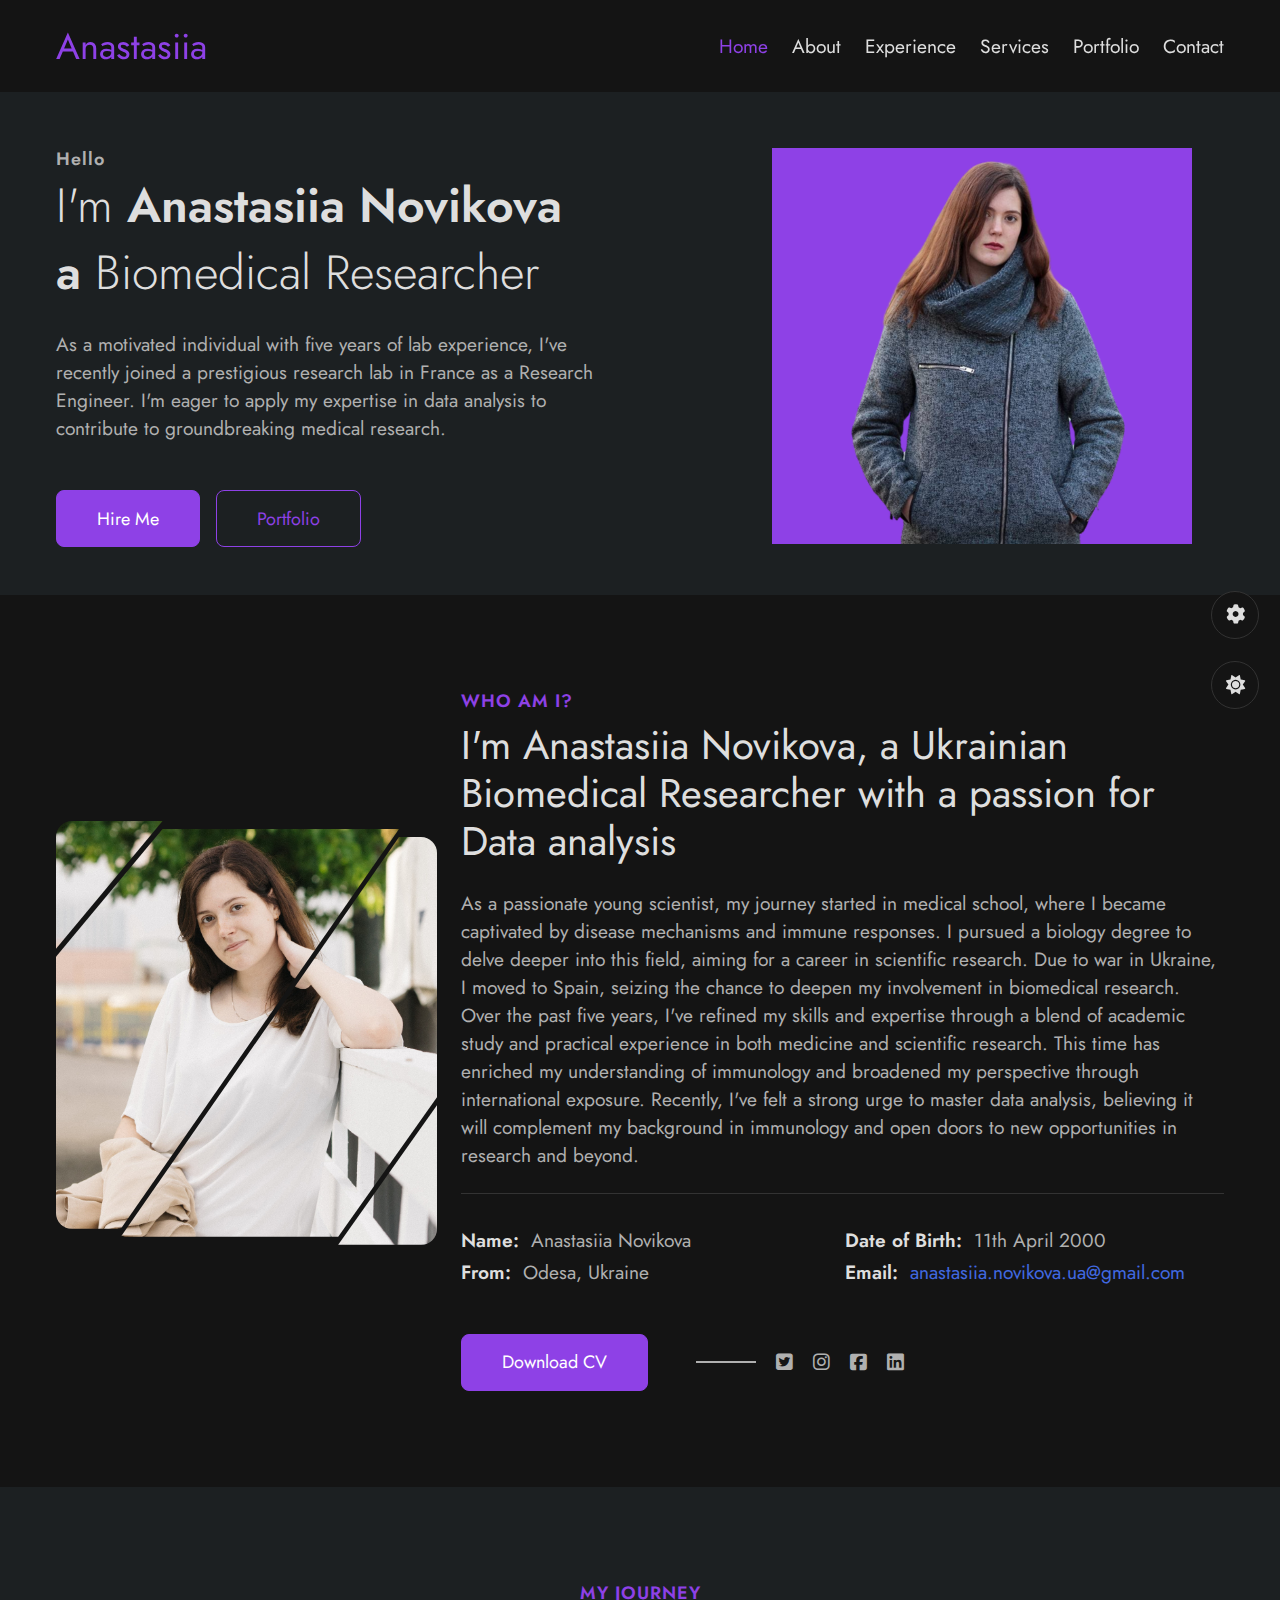
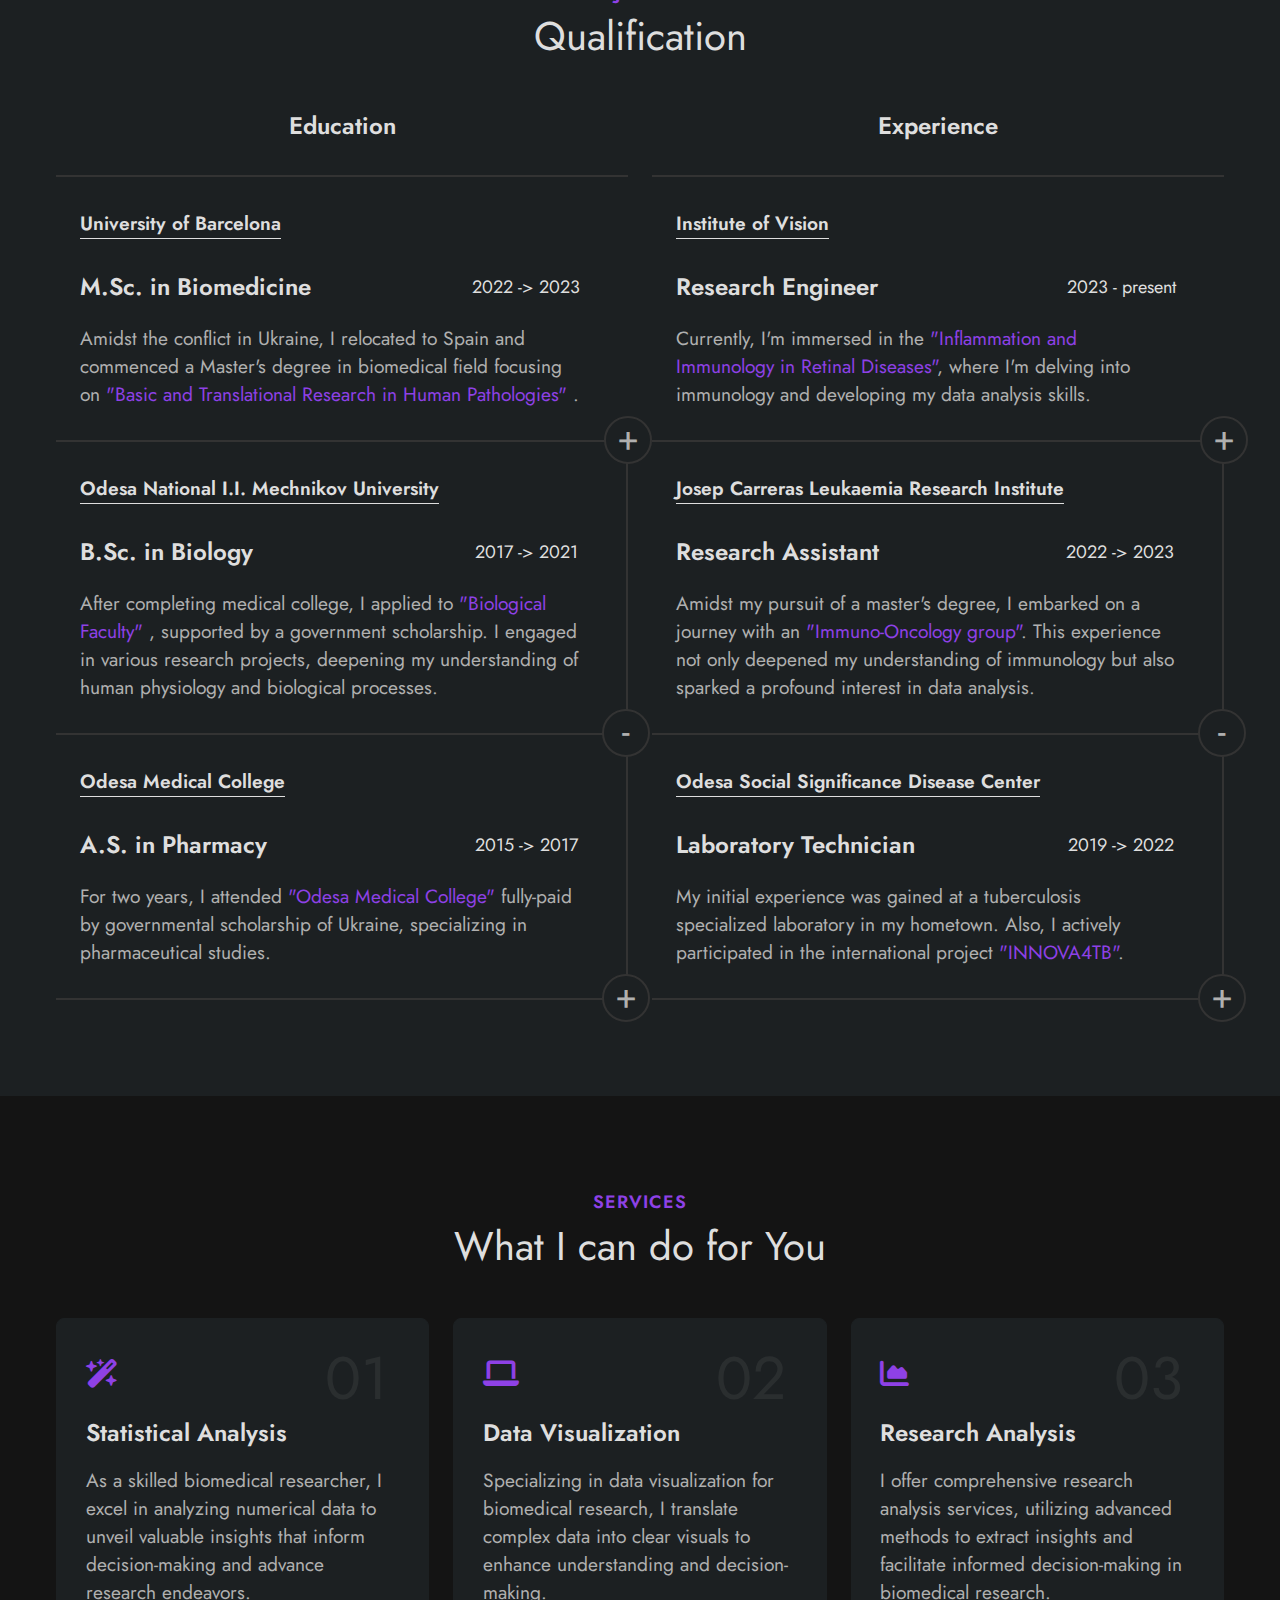
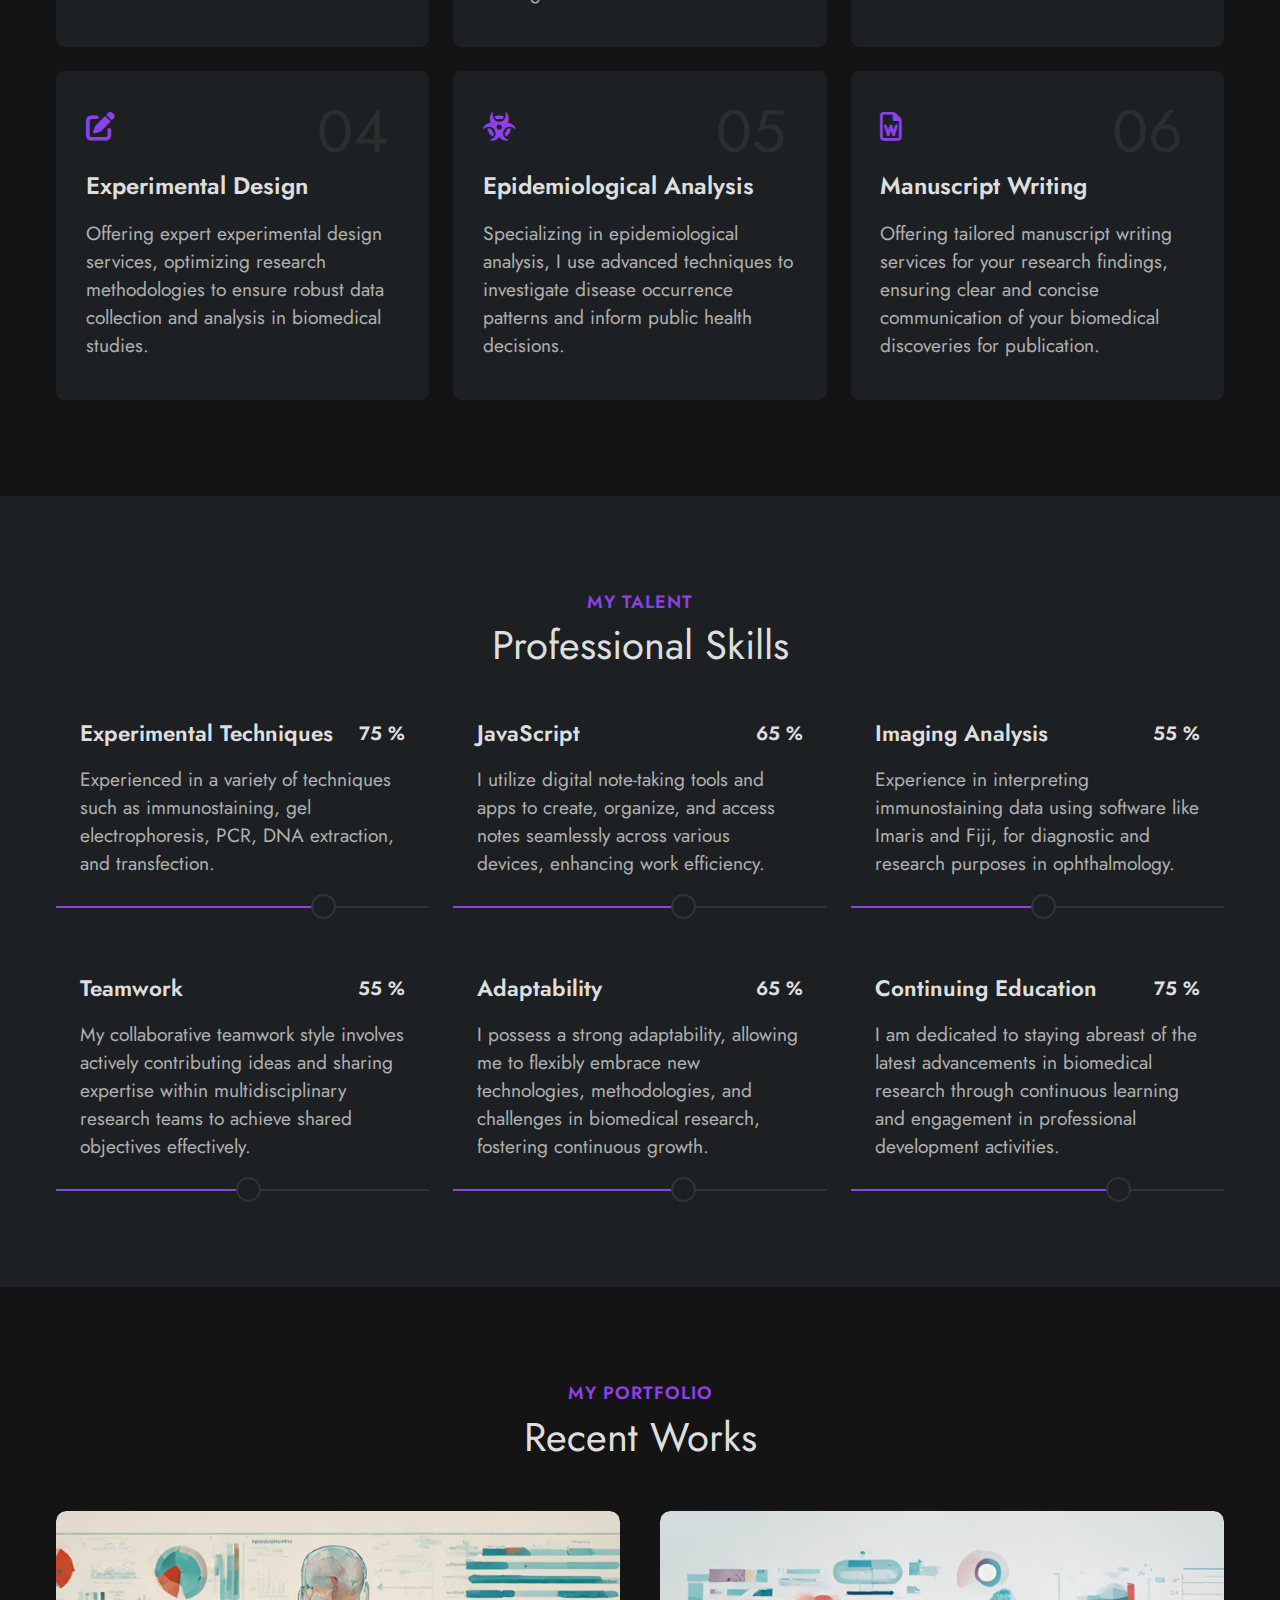
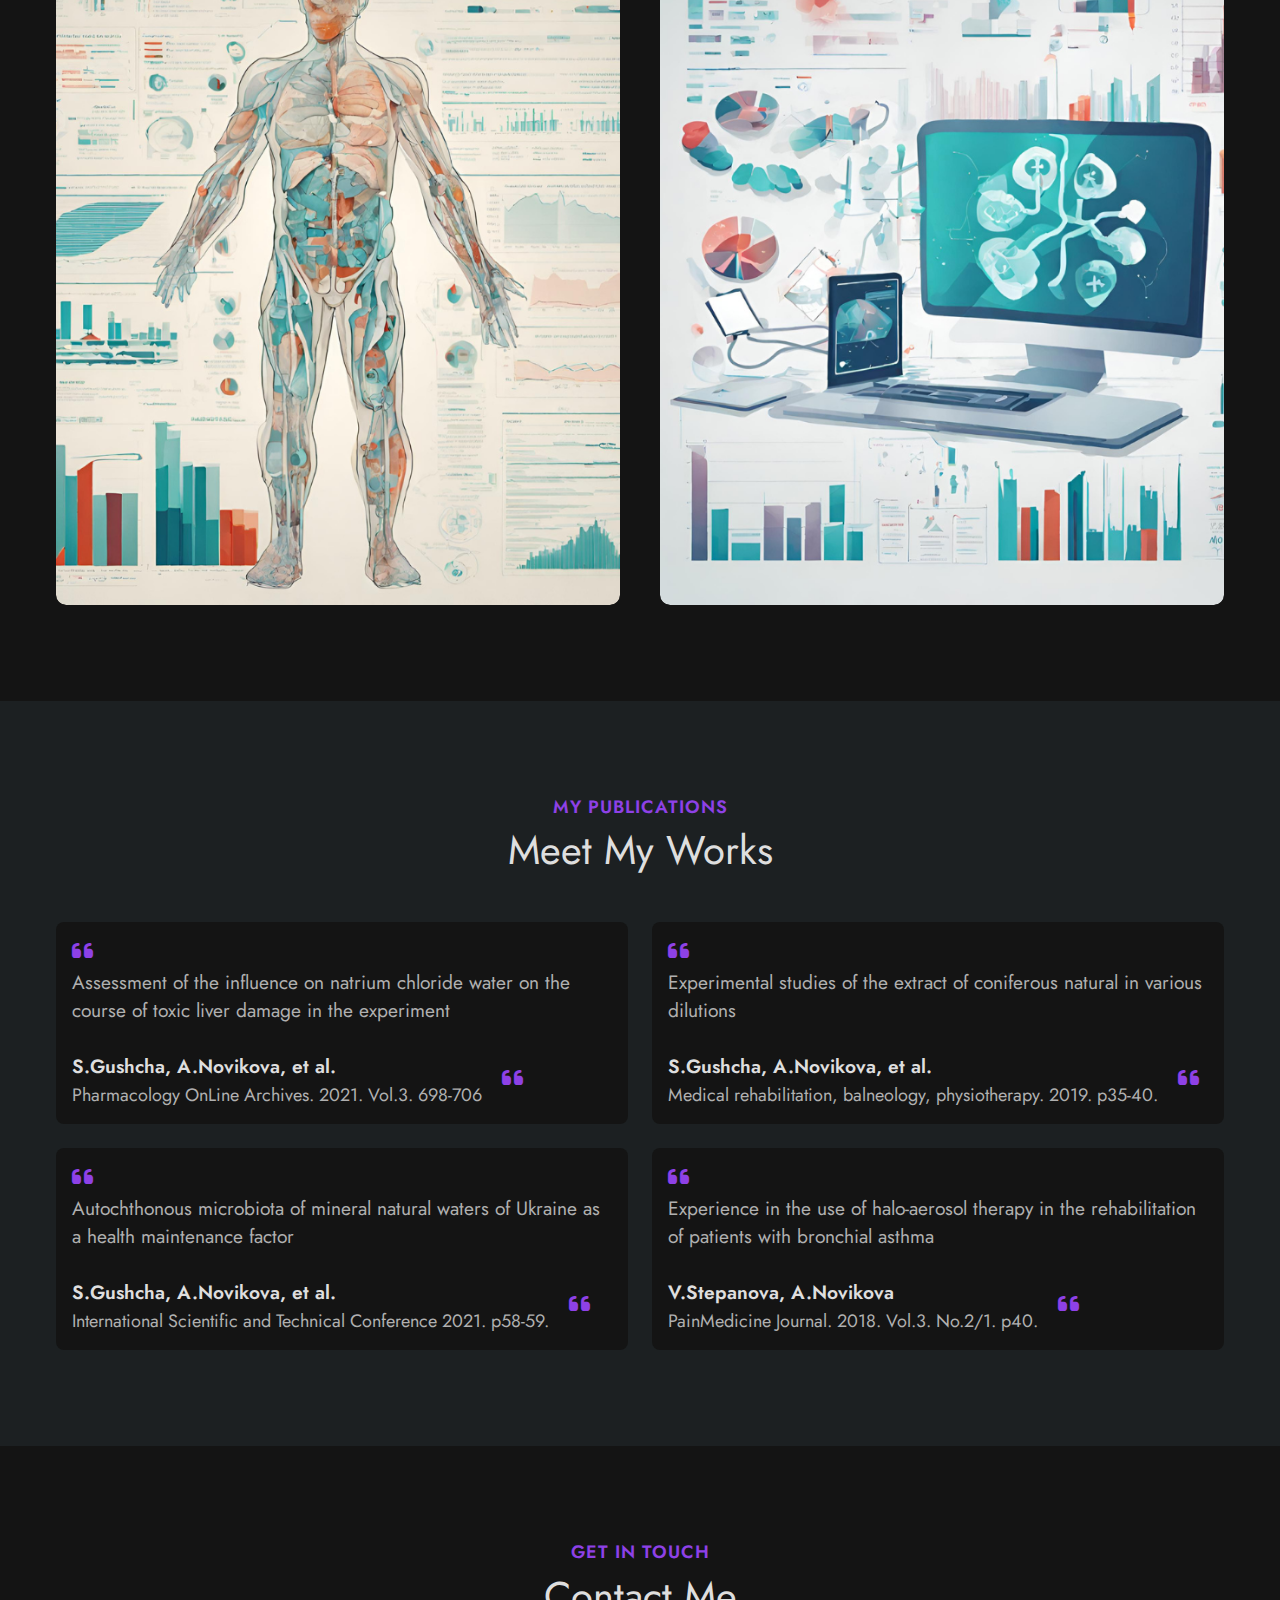
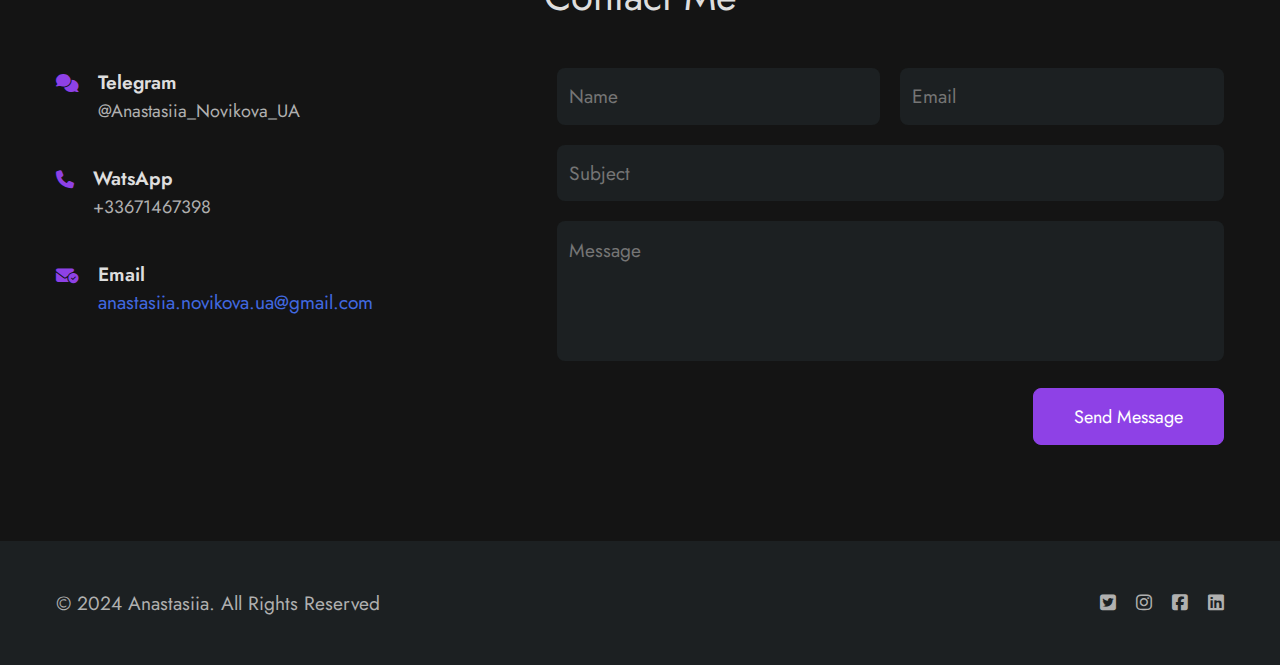
<file: index.html>
<!DOCTYPE html>
<html lang="en">
  <head>
    <meta charset="UTF-8" />
    <meta name="viewport" content="width=device-width, initial-scale=1.0" />

    <!--=============== FONT AWESOME ===============-->
    <link rel="stylesheet" href="https://cdnjs.cloudflare.com/ajax/libs/font-awesome/6.5.1/css/all.min.css" />

    <!--=============== CSS ===============-->
    <link rel="stylesheet" href="/css/styles.css" />

    <title>Anastasiia Novikova</title>
    <link rel="icon" type="image/x-icon" href="/assets/download.png">
  </head> 
  <body>
    <!--==================== STYLE SWITCHER ====================-->
    <input type="radio" name="color" id="color-1" />
    <input type="radio" name="color" id="color-2" />
    <input type="radio" name="color" id="color-3" />
    <input type="radio" name="color" id="color-4" />
    <input type="radio" name="color" id="color-5" />
    <input type="radio" name="color" id="color-6" />
    <input type="radio" name="color" id="color-7" />
    <input type="radio" name="color" id="color-8" />
    <input type="radio" name="color" id="color-9" />
    <input type="radio" name="color" id="color-10" />
    <input type="checkbox" id="toggler">
    <input type="checkbox" id="day-night">

    <div class="style__switcher">
      <label for="toggler" class="style__switcher-toggler">
        <i class="fa-solid fa-gear fa-spin"></i>
      </label>

      <label for="day-night" class="style__switcher-theme">
        <i class="fa-solid fa-sun "></i>
        <i class="fa-solid fa-moon "></i>
      </label>

      <h3 class="style__switcher-title">Theme Color</h3>
      
      <div class="style__switcher-colors">
        <label for="color-1" class="color-1 color"></label>
        <label for="color-2" class="color-2 color"></label>
        <label for="color-3" class="color-3 color"></label>
        <label for="color-4" class="color-4 color"></label>
        <label for="color-5" class="color-5 color"></label>
        <label for="color-6" class="color-6 color"></label>
        <label for="color-7" class="color-7 color"></label>
        <label for="color-8" class="color-8 color"></label>
        <label for="color-9" class="color-9 color"></label>
        <label for="color-10" class="color-10 color"></label>
        
      </div>
    </div>

    <!--==================== HEADER ====================-->
    <header class="header">
      <nav class="nav container">
        <a href="index.html" class="nav__logo">Anastasiia</a>

        <input type="checkbox" id="nav-toggler">

        <label for="nav-toggler" class="nav__toggle">
          <i class="fa-solid fa-square-caret-down"></i>
        </label>
        
        <ul class="nav__list">
           <li class="nav__item">
            <a href="#home" class="nav__link active-link">Home</a>
           </li>

           <li class="nav__item">
            <a href="#about" class="nav__link">About</a>
           </li>
           
           <li class="nav__item">
            <a href="#experience" class="nav__link">Experience</a>
           </li>

           <li class="nav__item">
            <a href="#services" class="nav__link">Services</a>
           </li>

           <li class="nav__item">
            <a href="#work" class="nav__link">Portfolio</a>
           </li>

           <li class="nav__item">
            <a href="#contact" class="nav__link">Contact</a>
           </li>
        </ul>

      </nav>
    </header>

    <!--==================== MAIN ====================-->
    <main class="main">
      <!--==================== HOME ====================-->
      <section class="home" id="home">
        <div class="home__container container grid">
          <div class="home__content">
            <span class="home__small">Hello</span>
            <h1 class="home__title"><span>I'm</span> Anastasiia Novikova<br /> 
              a <span>Biomedical Researcher</span> 
            </h1>

            <p class="home__description">
              As a motivated individual with five years of lab experience, 
              I've recently joined a prestigious research lab in France as a Research Engineer. 
              I'm eager to apply my expertise in data analysis to contribute to groundbreaking medical research. 
            </p>

            <div class="home__btns">
              <a href="#contact" class="btn">Hire Me</a>
              <a href="#work" class="btn btn--transparent">Portfolio</a>
            </div>
          </div>

          <div class="home__img-wrapper">
            <img src="/assets/profile.png" alt="" class="home__img">
          </div>
        </div>
      </section>

      <!--==================== ABOUT ====================-->
      <section class="about section" id="about">
        <div class="about__container container grid">
          <div class="about__img-wrapper">
            <img src="/assets/about.png" alt="" class="about__img">
            <img src="/assets/about.png" alt="" class="about__img">
            <img src="/assets/about.png" alt="" class="about__img">
            <img src="/assets/about.png" alt="" class="about__img">
          </div>
          <div class="about__content">
            <h2 class="section__title" data-title="Who am I?">
              I'm Anastasiia Novikova, a Ukrainian Biomedical Researcher with a passion for Data analysis 
            </h2>

            <p class="about__description"> 
              As a passionate young scientist, my journey started in medical school, 
              where I became captivated by disease mechanisms and immune responses. 
              I pursued a biology degree to delve deeper into this field, aiming for a career in scientific research. 
              Due to war in Ukraine, I moved to Spain, seizing the chance to deepen my involvement in biomedical research. 
              Over the past five years, I've refined my skills and expertise through a blend of academic study and practical experience in both medicine and scientific research. 
              This time has enriched my understanding of immunology and broadened my perspective through international exposure. 
              Recently, I've felt a strong urge to master data analysis, believing it will complement my background in immunology and open doors to new opportunities in research and beyond.
            </p>

            <ul class="about__data grid">
              <li class="data__item">
                <h3 class="data__title">Name:</h3>
                <span class="data__description">Anastasiia Novikova</span>
              </li>

              <li class="data__item">
                <h3 class="data__title">Date of Birth:</h3>
                <span class="data__description">11th April 2000</span>
              </li>

              <li class="data__item">
                <h3 class="data__title">From:</h3>
                <span class="data__description">Odesa, Ukraine</span>
              </li>

              <li class="data__item">
                <h3 class="data__title">Email:</h3>
                <a href="mailto:anastasiia.novikova.ua@gmail.com" class="data__description about__link">anastasiia.novikova.ua@gmail.com</a>
              </li>
            </ul>          

            <div class="about__bottom">
              <a href="assets/20240513_ANA_CV.pdf" class="btn">Download CV</a>

              <div class="about__social-links">
                <a href="https://twitter.com/Highway_to_Bio" class="about__social-link">
                  <i class="fa-brands fa-square-twitter"></i>
                </a>

                <a href="https://www.instagram.com/highway.to.biomedicine/" class="about__social-link">
                  <i class="fa-brands fa-instagram"></i>
                </a>

                <a href="https://www.facebook.com/people/Anastasiia-Novikova/pfbid0ReeJtPJfeSP5bbDfBvUS7VdJ9NX5mEQkZCLiEmJbR5nXnPx4xMZ25eccSwDmQZnul/" class="about__social-link">
                  <i class="fa-brands fa-square-facebook"></i>
                </a>

                <a href="https://www.linkedin.com/in/anastasiia-novikova-590625197/" class="about__social-link">
                  <i class="fa-brands fa-linkedin"></i>
                </a>
              </div>
            </div>
          </div>
        </div>
      </section>

      <!--==================== QUALIFICATION ====================-->
      <section class="qualification section" id="experience">
        <h2 class="section__title title-center" data-title="My Journey">
          Qualification
        </h2>
        <div class="resume__container container grid">
          <div class="resume__group">
            <h3 class="resume__heading">Education</h3>

            <div class="resume__items">
              <div class="resume__item">
                <div class="resume__header">
                  <h3 class="resume__subtitle">University of Barcelona</h3>
                  <span class="resume__icon">+</span>
                </div>

                <div class="resume__content">
                  <div class="resume__date-title">
                    <h3 class="resume__title">M.Sc. in Biomedicine</h3>
                    <spqn class="resume__date">2022 -> 2023</spqn>
                  </div>
                  
                  <p class="resume__description">
                    Amidst the conflict in Ukraine, I relocated to Spain and 
                    commenced a Master's degree in biomedical field focusing on 
                    <a href="https://web.ub.edu/en/web/estudis/w/masterdegree-m010b" class="highlight">
                      "Basic and Translational Research in Human Pathologies"</a>
                    .
                  </p>
                </div>
              </div>
              <div class="resume__item">
                <div class="resume__header">
                  <h3 class="resume__subtitle">Odesa National I.I. Mechnikov University</h3>
                  <span class="resume__icon">-</span>
                </div>

                <div class="resume__content">
                  <div class="resume__date-title">
                    <h3 class="resume__title">B.Sc. in Biology</h3>
                    <span class="resume__date">2017 -> 2021</span>
                  </div>
                  
                  <p class="resume__description">
                    After completing medical college, I applied to 
                    <a href="https://onu.edu.ua/en/structure/faculty/bio" class="highlight">"Biological Faculty"</a>
                    , supported by a government scholarship. I engaged in various research projects, 
                    deepening my understanding of human physiology and biological processes.
                  </p>
                </div>
              </div>
              <div class="resume__item">
                <div class="resume__header">
                  <h3 class="resume__subtitle">Odesa Medical College</h3>
                  <span class="resume__icon">+</span>
                </div>

                <div class="resume__content">
                  <div class="resume__date-title">
                    <h3 class="resume__title">A.S. in Pharmacy</h3>
                    <spqn class="resume__date">2015 -> 2017</spqn>
                  </div>
                  
                  <p class="resume__description">
                    For two years, I attended 
                    <a href="https://mgu.edu.ua/en" class="highlight">"Odesa Medical College"</a>
                     fully-paid by governmental scholarship of Ukraine, 
                    specializing in pharmaceutical studies. 
                  </p>
                </div>
              </div>
            </div>
          </div>
          <div class="resume__group">
            <h3 class="resume__heading">Experience</h3>

            <div class="resume__items">
              <div class="resume__item">
                <div class="resume__header">
                  <h3 class="resume__subtitle">Institute of Vision</h3>
                  <span class="resume__icon">+</span>
                </div>

                <div class="resume__content">
                  <div class="resume__date-title">
                    <h3 class="resume__title">Research Engineer</h3>
                    <spqn class="resume__date">2023 - present</spqn>
                  </div>
                  
                  <p class="resume__description">
                    Currently, I'm immersed in the 
                    <a href="https://www.institut-vision.org/en/inflammation-in-neuronal-degeneration-and-vascular-remodelling.html" class="highlight">"Inflammation and Immunology in Retinal Diseases"</a>, 
                    where I'm delving into immunology and developing my data analysis skills.
                  </p>
                </div>
              </div>
              <div class="resume__item">
                <div class="resume__header">
                  <h3 class="resume__subtitle">Josep Carreras Leukaemia Research Institute</h3>
                  <span class="resume__icon">-</span>
                </div>

                <div class="resume__content">
                  <div class="resume__date-title">
                    <h3 class="resume__title">Research Assistant</h3>
                    <spqn class="resume__date">2022 -> 2023</spqn>
                  </div>
                  
                  <p class="resume__description"> 
                    Amidst my pursuit of a master's degree, 
                    I embarked on a journey with an 
                    <a href="https://www.carrerasresearch.org/en/research/leukemia-and-immuno-oncology" class="highlight">"Immuno-Oncology group"</a>. 
                    This experience not only deepened my understanding of immunology 
                    but also sparked a profound interest in data analysis.
                  </p>
                </div>
              </div>
              <div class="resume__item">
                <div class="resume__header">
                  <h3 class="resume__subtitle">Odesa Social Significance Disease Center</h3>
                  <span class="resume__icon">+</span>
                </div>

                <div class="resume__content">
                  <div class="resume__date-title">
                    <h3 class="resume__title">Laboratory Technician</h3>
                    <spqn class="resume__date">2019 -> 2022</spqn>
                  </div>
                  
                  <p class="resume__description">
                    My initial experience was gained at a tuberculosis 
                    specialized laboratory in my hometown. Also, 
                    I actively participated in the international project 
                    <a href="https://www.innova4tb.com/" class="highlight">"INNOVA4TB"</a>.
                </p>
                </div>
              </div>
            </div>
          </div>
        </div>
      </section>

      <!--==================== SERVICES ====================-->
      <section class="services section" id="services">
        <h2 class="section__title title-center" data-title="Services">
        What I can do for You
        </h2>

        <div class="services__container container grid">
          <div class="services__item">
            <i class="fa-solid fa-wand-magic-sparkles services__icon"></i>

            <h3 class="services__title">Statistical Analysis</h3>
            <p class="services__description">
              As a skilled biomedical researcher, 
              I excel in analyzing numerical data to unveil valuable 
              insights that inform decision-making and advance research endeavors.
            </p>

            <span class="services__no">01</span>
          </div>
          <div class="services__item">
            <i class="fa-solid fa-laptop services__icon"></i>
            
            <h3 class="services__title">Data Visualization</h3>
            <p class="services__description">
              Specializing in data visualization for biomedical research, 
              I translate complex data into clear visuals to enhance understanding and decision-making.
            </p>
            
            <span class="services__no">02</span>
          </div>
          <div class="services__item">
            <i class="fa-solid fa-chart-area services__icon"></i>
            
            <h3 class="services__title">Research Analysis</h3>
            <p class="services__description">
              I offer comprehensive research analysis services, 
              utilizing advanced methods to extract insights and 
              facilitate informed decision-making in biomedical research.
            </p>
            
            <span class="services__no">03</span>
          </div>
          <div class="services__item">
            <i class="fa-solid fa-pen-to-square services__icon"></i>
            
            <h3 class="services__title">Experimental Design</h3>
            <p class="services__description"> 
              Offering expert experimental design services, 
              optimizing research methodologies to ensure robust data 
              collection and analysis in biomedical studies.
            </p>
           
            <span class="services__no">04</span>
          </div>
          <div class="services__item">
            <i class="fa-solid fa-biohazard services__icon"></i>
            
            <h3 class="services__title">Epidemiological Analysis</h3>
            <p class="services__description">
              Specializing in epidemiological analysis, 
              I use advanced techniques to investigate disease 
              occurrence patterns and inform public health decisions.
            </p>
            
            <span class="services__no">05</span>
          </div>
          <div class="services__item">
            <i class="fa-regular fa-file-word services__icon"></i>
            
            <h3 class="services__title">Manuscript Writing</h3>
            <p class="services__description">
              Offering tailored manuscript writing services for your research findings, 
              ensuring clear and concise communication of your biomedical discoveries for publication.
            </p>
            
            <span class="services__no">06</span>
          </div>
        </div>
      </section>

      <!--==================== SKILLS ====================-->
      <section class="skills section">
        <h2 class="section__title title-center" data-title="My Talent">
          Professional Skills
        </h2>

        <div class="skills__container container grid">
          <div class="skills__item">
            <div class="skills__titles">
              <h3 class="skills__name">Experimental Techniques</h3>
              <span class="skills__no">75 %</span>
            </div>

            <p class="skills__description">
              
Experienced in a variety of techniques such as immunostaining, gel electrophoresis, PCR, DNA extraction, and transfection.
            </p>
            
            <div class="skills__bar">
              <div class="skills__percentage" style="width: 75%;">
                <span></span>
              </div>
            </div>
          </div>

          <div class="skills__item">
            <div class="skills__titles">
              <h3 class="skills__name">JavaScript</h3>
              <span class="skills__no">65 %</span>
            </div>

            <p class="skills__description">
              
I utilize digital note-taking tools and apps to create, organize, and access notes seamlessly across various devices, enhancing work efficiency.
            </p>

            <div class="skills__bar">
              <div class="skills__percentage" style="width: 65%;">
                <span></span>
              </div>
            </div>
          </div>

          <div class="skills__item">
            <div class="skills__titles">
              <h3 class="skills__name">Imaging Analysis</h3>
              <span class="skills__no">55 %</span>
            </div>

            <p class="skills__description">
              Experience in interpreting immunostaining data using software like Imaris and Fiji, for diagnostic and research purposes in ophthalmology.
            </p>

            <div class="skills__bar">
              <div class="skills__percentage" style="width: 55%;">
                <span></span>
              </div>
            </div>
          </div>

          <div class="skills__item">
            <div class="skills__titles">
              <h3 class="skills__name">Teamwork</h3>
              <span class="skills__no">55 %</span>
            </div>
            <p class="skills__description">
              My collaborative teamwork style involves actively contributing ideas and sharing expertise within multidisciplinary research teams to achieve shared objectives effectively.
            </p>

            <div class="skills__bar">
              <div class="skills__percentage" style="width: 55%;">
                <span></span>
              </div>
            </div>
          </div>

          <div class="skills__item">
            <div class="skills__titles">
              <h3 class="skills__name">Adaptability</h3>
              <span class="skills__no">65 %</span>
            </div>

            <p class="skills__description">
              I possess a strong adaptability, allowing me to flexibly embrace new technologies, methodologies, 
              and challenges in biomedical research, fostering continuous growth.
            </p>

            <div class="skills__bar">
              <div class="skills__percentage" style="width: 65%;">
                <span></span>
              </div>
            </div>
          </div>

          <div class="skills__item">
            <div class="skills__titles">
              <h3 class="skills__name">Continuing Education</h3>
              <span class="skills__no">75 %</span>
            </div>

            <p class="skills__description">
              I am dedicated to staying abreast of the latest advancements in 
              biomedical research through continuous learning and engagement in professional development activities.
            </p>

            <div class="skills__bar">
              <div class="skills__percentage" style="width: 75%;">
                <span></span>
              </div>
            </div>
          </div>
        </div>
      </section>

      <!--==================== PORTFOLIO ====================-->
      <section class="works section" id="work">
         <h2 class="section__title title-center" data-title="My Portfolio">
          Recent Works
        </h2>
        <div class="work__container container grid">
          <div class="work">
            <img src="/assets/project-1.1.png">
            <div class="layer">
              <h3>"Tuberculosis Resilience Initiative"</h3>
              <p>This project involved analyzing sequenced data, 
                followed by a thorough examination. The aim was 
                to identify genes associated with Mycobacterium Tuberculosis 
                resistance and determine the geographical origins of strains 
                circulating in the Odesa region, Ukraine.
              </p>
              <a href="https://github.com/AnaNovikova/projects"><i class="fa-solid fa-external-link-alt"></i></a>
            </div>
          </div>
          <div class="work">
            <img src="/assets/project-3.1.png">
            <div class="layer">
              <h3>"Acute Myeloid Leukemia"</h3>
              <p>
                In this project, our main objectives were 
                to uncover the correlation between genes 
                associated with Acute Myeloid Leukemia and 
                to analyze the impact of various karyotypes 
                on the survival rates of children under 18 years of age.
              </p>
              <a href="https://github.com/AnaNovikova/projects"><i class="fa-solid fa-external-link-alt"></i></a>
            </div>
          </div>
        </div>
      </section>

      <!--==================== PUBLICATIONS ====================-->
      <section class="publications section">
        <h2 class="section__title title-center" data-title="My Publications">
          Meet My Works
        </h2>

        <div class="publications__container container grid">
          <div class="publications__item">
            <p class="publications__description">
                Assessment of the influence on natrium chloride water on the course of toxic liver damage in the experiment
            </p>
            <div class="publications__data">
              <div>
                <h3 class="publications__name">S.Gushcha, A.Novikova, et al.</h3>
                <span class="publications__identity">Pharmacology OnLine Archives. 2021. Vol.3. 698-706</span>
              </div>
            </div>
          </div>

          <div class="publications__item">
            <p class="publications__description">
                Experimental studies of the extract of coniferous natural in various dilutions
            </p>
            <div class="publications__data">
              <div>
                <h3 class="publications__name">S.Gushcha, A.Novikova, et al.</h3>
                <span class="publications__identity">Medical rehabilitation, balneology, physiotherapy. 2019. p35-40.</span>
              </div>
            </div>
          </div>

          <div class="publications__item">
            <p class="publications__description">
              Autochthonous microbiota of mineral natural waters of Ukraine as a health maintenance factor
            </p>
            <div class="publications__data">
              <div>
                <h3 class="publications__name">S.Gushcha, A.Novikova, et al.</h3>
                <span class="publications__identity">International Scientific and Technical Conference 2021. p58-59.</span>
              </div>
            </div>
          </div>

          <div class="publications__item">
            <p class="publications__description">
                Experience in the use of halo-aerosol therapy in the rehabilitation of patients with bronchial asthma
            </p>
            <div class="publications__data">
              <div>
                <h3 class="publications__name">V.Stepanova, A.Novikova</h3>
                <span class="publications__identity">PainMedicine Journal. 2018. Vol.3. No.2/1. p40.</span>
              </div>
            </div>
          </div>
        </div>
      </section>

      <!--==================== CONTACT ====================-->
      <section class="contact section" id="contact">
        <h2 class="section__title title-center" data-title="Get in Touch">
          Contact Me
        </h2>

        <div class="contact__container container grid">
          <div class="contact__details">

            <div class="contact__item">
              <i class="fa-solid fa-comments contact__icon"></i>
              <div>
                <h3 class="contact__title">Telegram</h3>
                <span class="contact__data">@Anastasiia_Novikova_UA</span>
                
              </div>
            </div>

            <div class="contact__item">
              <i class="fa-solid fa-phone contact__icon"></i>
              <div>
                <h3 class="contact__title">WatsApp</h3>
                <span class="contact__data">+33671467398</span>
              </div>
            </div>

            <div class="contact__item">
              <i class="fa-sharp fa-solid fa-envelope-circle-check contact__icon"></i>
              <div>
                <h3 class="contact__title">Email</h3>
                <a href="mailto:anastasiia.novikova.ua@gmail.com" class="data__description about__link">anastasiia.novikova.ua@gmail.com</a>
              </div>
            </div>
          </div>

          <form action="https://formspree.io/f/xayrerpn" method="POST" class="contact__form">
            <div class="form__group">
              <div class="form__input">
                <input type="text" name="name" placeholder="Name" class="input__control" required>
              </div>
              <div class="form__input">
                <input type="email" name="_replyto" placeholder="Email" class="input__control" required>
              </div>
            </div>
            <div class="form__input">
              <input type="text" name="subject" placeholder="Subject" class="input__control" required>
            </div>
            <div class="form__input">
              <textarea name="message" placeholder="Message" cols="30" rows="10" class="input__control textarea" required></textarea>
            </div>
            <button type="submit" class="btn contact__btn">Send Message</button>
          </form>
        </div>
      </section>
    </main>
    <!--==================== FOOTER ====================-->
    <footer class="footer">
      <div class="footer__container container">
        <p class="footer__copyright">
          &copy; 2024 Anastasiia. All Rights Reserved
        </p>
        
        <div class="footer__social-links">
            <a href="https://twitter.com/Highway_to_Bio" class="footer__social-link">
              <i class="fa-brands fa-square-twitter"></i>
            </a>

            <a href="https://www.instagram.com/highway.to.biomedicine/" class="footer__social-link">
              <i class="fa-brands fa-instagram"></i>
            </a>

            <a href="https://www.facebook.com/people/Anastasiia-Novikova/pfbid0ReeJtPJfeSP5bbDfBvUS7VdJ9NX5mEQkZCLiEmJbR5nXnPx4xMZ25eccSwDmQZnul/" class="footer__social-link">
              <i class="fa-brands fa-square-facebook"></i>
            </a>

            <a href="https://www.linkedin.com/in/anastasiia-novikova-590625197/" class="footer__social-link">
              <i class="fa-brands fa-linkedin"></i>
            </a>
         </div>
      </div>
    </footer>
  </body>
</html>
</file>
<file: css/styles.css>
/*=============== GOOGLE FONTS ===============*/
@import url('https://fonts.googleapis.com/css2?family=Jost:wght@300;400;600&display=swap');

/*=============== VARIABLES CSS ===============*/
:root {
  --header-height: 3.5rem;

  /*========== Colors ==========*/
  /* Color mode HSL(hue, saturation, lightness) */
  --first-color: hsl(268, 77%, 58%);
  --first-color-dark: hsl(268, 78%, 51%);
  --first-color-light: hsl(268, 100%, 83%);
  --title-color: hsl(0, 0%, 87%);
  --text-color: hsl(0, 0%, 69%);
  --body-color: hsl(0, 0%, 8%); 
  --container-color: hsl(200, 10%, 12%);
  --border-color: hsl(0, 0%, 20%);
  --white: #fff;

  /*========== Font and typography ==========*/
  /* .5rem = 8px | 1rem = 16px ... */
  --body-font: 'Jost', sans-serif; /* Removed extra semicolon */
  --big-font-size: 3rem;
  --h1-font-size: 2.5rem;
  --h2-font-size: 2.25rem;
  --h3-font-size: 1.5rem;
  --larger-font-size: 1.2rem;
  --large-font-size: 1.125rem;

  /*========== Font weight ==========*/
  --weight-300: 300;
  --weight-400: 400;
  --weight-600: 600;
}

/*=============== DARK THEME ===============*/
#day-night:checked ~ * {
  --title-color: hsl(247, 27%, 31%);
  --text-color: hsl(0, 0%, 41%);
  --body-color: hsl(0, 0%, 100%); 
  --container-color: hsl(266, 78%, 98%);
  --border-color: hsl(0, 0%, 87%);
}

/*=============== BASE ===============*/
* {
  margin: 0;
  padding: 0;
  box-sizing: border-box;
}

html {
  scroll-behavior: smooth;
}

input,
textarea,
button,
body {
  font-family: var(--body-font);
  font-size: var(--larger-font-size);
  color: var(--body-color);
}

main {
  background-color: var(--body-color);
  color: var(--text-color);
}

input,
textarea,
button {
  outline: none;
  border: none;
  background-color: transparent;
}

h1,
h2,
h3 {
  color: var(--title-color);
  font-weight: var(--weight-600);
}

ul {
  list-style: none;
}

a {
  text-decoration: none;
}

img {
  max-width: 100%;
}

/*=============== RUSABLE CSS CLASSES ===============*/
.container {
  max-width: 1200px;
  margin-inline: auto;
  padding-inline: 1rem;
}

.grid {
  display: grid;
  gap: 1.5rem;
}

.section {
  padding-block: 6rem;
}

.section__title {
  font-size: var(--h1-font-size);
  font-weight: var(--weight-400);
  line-height: 1.2;
  margin-bottom: 1.5rem;
}

.section__title::before {
  content: attr(data-title);
  display: block;
  color: var(--first-color);
  font-size: var(--large-font-size);
  font-weight: var(--weight-600);
  text-transform: uppercase;
  letter-spacing: 1px;
  margin-bottom: .5rem;
}

.title-center {
  text-align: center;
  margin-bottom: 3rem;
}
/*=============== STYLE SWITCHER ===============*/
input[type='radio'], 
input[type='checkbox'] {
  display: none;
}

.style__switcher {
  position: fixed;
  right: 0;
  bottom: 20%;
  padding: 1rem;
  width: 220px;
  border: 1px solid var(--border-color);
  background-color: var(--container-color);
  border-radius: .5rem;
  z-index: 1000;
  transform: translateX(100%);
  transition: all .3s ease;
}

#toggler:checked ~ .style__switcher {
  transform: translateX(0);
}

.style__switcher-toggler,
.style__switcher-theme {
  position: absolute;
  right: 110%;
  color: var(--title-color);
  background-color: var(--body-color);
  border: 1px solid var(--border-color);
  height: 48px;
  width: 48px;
  border-radius: 50%;
  cursor: pointer;
  display: grid;
  place-items: center;
  transition: all .3s ease;
} 

.style__switcher-toggler {
  top: 7%;
}

.style__switcher-theme {
  bottom: 7%;
}

.style__switcher-theme .fa-moon {
  display: none;
}

#day-night:checked ~ * .fa-sun {
  display: none;
}

#day-night:checked ~ * .fa-moon {
  display: block;
}

.style__switcher-title {
  font-size: var(--large-font-size);
  margin-bottom: 0.75rem;
}

.style__switcher-colors {
  display: grid;
  grid-template-columns: repeat(5, 1fr);
  gap: .5rem;
}

.style__switcher-colors .color {
  height: 30px;
  width: 30px;
  border-radius: 50%;
}

.color-1 {
  background-color: hsl(252, 35%, 51%);
}
.color-2 {
  background-color: hsl(351, 85%, 51%);
}
.color-3 {
  background-color: hsl(271, 76%, 53%);
}
.color-4 {
  background-color: hsl(225, 73%, 57%);
}
.color-5 {
  background-color: hsl(43, 74%, 49%);
}
.color-6 {
  background-color: hsl(339, 81%, 66%);
}
.color-7 {
  background-color: hsl(80, 61%, 50%);
}
.color-8 {
  background-color: hsl(19, 96%, 52%);
}
.color-9 {
  background-color: hsl(88, 65%, 43%);
}
.color-10 {
  background-color: hsl(42, 100%, 50%);
}

#color-1:checked ~ * {
  --first-color: hsl(252, 35%, 51%);
  --first-color-dark: hsl(252, 25%, 51%);
  --first-color-light: hsl(252, 100%, 83%);
}

#color-2:checked ~ * {
  --first-color: hsl(351, 85%, 51%);
  --first-color-dark: hsl(351, 75%, 51%);
  --first-color-light: hsl(351, 100%, 83%);
}

#color-3:checked ~ * {
  --first-color: hsl(271, 76%, 53%);
  --first-color-dark: hsl(271, 60%, 53%);
  --first-color-light: hsl(271, 100%, 83%);
}

#color-4:checked ~ * {
  --first-color: hsl(225, 73%, 57%);
  --first-color-dark: hsl(225, 63%, 57%);
  --first-color-light: hsl(225, 100%, 83%);
}

#color-5:checked ~ * {
  --first-color: hsl(43, 35%, 49%);
  --first-color-dark: hsl(43, 63%, 49%);
  --first-color-light: hsl(43, 100%, 83%);
}

#color-6:checked ~ * {
  --first-color: hsl(339, 81%, 66%);
  --first-color-dark: hsl(339, 71%, 66%);
  --first-color-light: hsl(339, 100%, 83%);
}

#color-7:checked ~ * {
  --first-color: hsl(80, 61%, 50%);
  --first-color-dark: hsl(80, 51%, 50%);
  --first-color-light: hsl(80, 100%, 83%);
}

#color-8:checked ~ * {
  --first-color: hsl(19, 96%, 52%);
  --first-color-dark: hsl(19, 86%, 52%);
  --first-color-light: hsl(19, 100%, 83%);
}

#color-9:checked ~ * {
  --first-color: hsl(88, 65%, 43%);
  --first-color-dark: hsl(88, 55%, 43%);
  --first-color-light: hsl(88, 100%, 83%);
}

#color-10:checked ~ * {
  --first-color: hsl(42, 100%, 50%);
  --first-color-dark: hsl(42, 85%, 50%);
  --first-color-light: hsl(42, 100%, 83%);
}

/*=============== HEADER & NAV ===============*/

.header {
  position: fixed;
  background-color: var(--body-color);
  top: 0;
  left: 0;
  width: 100%;
  box-shadow: 0 3px 9px hsla(0, 0%, 0%, 0.5%);
  z-index: 100;
}

.nav,
.nav__list {
  display: flex;
}

.nav {
  height: calc(var(--header-height) + 2.25rem);
  justify-content: space-between;
  align-items: center;
}

.nav__logo {
  color: var(--first-color);
  font-size: var(--h2-font-size);
}

.nav__list {
  column-gap: 1.5rem;
  text-decoration: none;
}

.nav__link {
  color: var(--title-color);
  transition: all .3s ease;
  position: relative; /* Add this line */
}

.nav__link::after { /* Add this block */
  content: '';
  position: absolute;
  left: 0;
  bottom: -3px; /* Adjust this value to control the distance from the text */
  width: 100%;
  height: 2px; /* Adjust this value to control the thickness of the underline */
  background-color: transparent;
  transition: 0.3s ease;
}

.nav__link:hover::after { /* Add this block */
  background-color: var(--first-color);
}


.nav__toggle {
  display: none;
}

/* Active link */
.active-link,
.nav__link:hover {
  color: var(--first-color);
}
/*=============== HOME ===============*/

.home {
  background-color: var(--container-color);
  padding-block: 9rem 3rem;
}

.home__container {
  grid-template-columns: repeat(2, 1fr);
  align-items: center;
}

.home__small {
  font-size: var(--large-font-size);
  font-weight: var(--weight-600);
  letter-spacing: 1px;
}

.home__title {
  font-size: var(--big-font-size);
  line-height: 1.4;
  cursor: pointer;
}
.home__title span {
  font-weight: var(--weight-300);
}

.home__description {
  margin-block: 1.5rem 3rem;
}

.home__btns {
  display: flex;
  column-gap: 1rem;
}

.home__img-wrapper {
  margin-inline: auto 2rem;
  position: relative;
}

.home__img-wrapper::before,
.home__img-wrapper::after {
  content: '';
  position: absolute;
  inset: 0; 
}

.home__img-wrapper::before {
  background-color: var(--first-color-light);
  animation: animate__before 8s ease-in-out infinite;
}

.home__img-wrapper::after {
  background-color: var(--first-color);
}

.home__img-wrapper::after,
.home__img {
  animation: animate__after 8s ease-in-out infinite;
}

.home__img {
  z-index: 10;
  position: relative;
  vertical-align: middle;
}

/* Home animation */
@keyframes animate__before {
  0% {
    border-radius: 77% 23% 50% 50% / 42% 22% 78% 58%;
  }

  50% {
    border-radius: 23% 77% 50% 50% / 22% 42% 58% 78%;
  }

  100% {
    border-radius: 77% 23% 50% 50% / 42% 22% 78% 58%;
  }
}

@keyframes animate__after {
  0% {
    border-radius: 77% 23% 50% 50% / 42% 22% 78% 58%;
  }

  50% {
    border-radius: 77% 23% 50% 50% / 42% 22% 78% 58%;
  }

  0% {
    border-radius: 23% 77% 50% 50% / 22% 42% 58% 78%;
  }
}

/*=============== BUTTON ===============*/

.btn {
  display: inline-block;
  background-color: var(--first-color);
  border: 1px solid var(--first-color);
  color: var(--white);
  padding: 0.9rem 2.5rem;
  font-size: var(--large-font-size);
  border-radius: 0.5rem;
  transition: all 0.5s ease;
}

.btn--transparent {
  background-color: transparent;
  color: var(--first-color);
}

/* Button hover */
.btn:hover {
  background-color: var(--first-color-dark);
}

.btn--transparent:hover{
  background-color: var(--first-color);
  color: var(--white);
}

/*=============== ABOUT ===============*/
.about__container {
  grid-template-columns: 4fr 8fr;
  align-items: center;
}

.about__img-wrapper {
  position: relative;
  height: 400px;
}

.about__img {
  position: absolute;
  top: 0;
  left: 0;
  height: 100%;
  object-fit: cover;
  transition: all 0.3s ease;
  border-radius: 1rem;
}

.about__img:nth-child(1) {
  clip-path: polygon(0 0, 0 32%, 28% 0);
  transform: translateY(-1.25rem);
}

.about__img:nth-child(2) {
  clip-path: polygon(28% 0, 0 32%, 0 100%, 17% 100%, 90% 0);
  transform: translateY(-0.75rem);
}

.about__img:nth-child(3) {
  clip-path: polygon(100% 0, 100% 65%, 74% 100%, 17% 100%, 90% 0);
  transform: translateY(-0.25rem);
}

.about__img:nth-child(4) {
  clip-path: polygon(100% 65%, 74% 100%, 100% 100%);
  transform: translateY(0.25rem);
}

/* About img hover */
.about__img-wrapper:hover .about__img {
  transform: translateY(0);
}

.about__description {
  border-bottom: 1px solid var(--border-color);
  padding-bottom: 1.5rem;
  margin-bottom: 2rem;
}

.about__data {
  grid-template-columns: repeat(2, 1fr);
  gap: .25rem;
  margin-bottom: 3rem;
}

.data__item {
  display: flex;
  column-gap: .75rem;
}

.data__title {
  font-size: var(--larger-font-size);
}

.about__link {
  color: hsl(225, 73%, 57%);
  cursor: pointer;
}

.about__bottom,
.about__social-links {
  display: flex;
  align-items: center;
}

.about__bottom {
  column-gap: 3rem;
}

.about__social-links {
  column-gap: 1.25rem;
}

.about__social-links::before {
  content: '';
  background-color: var(--text-color);
  width: 60px;
  height: 2px;
}

.about__social-link {
  color: var(--text-color);
  transition: all.3s ease;
  cursor: pointer;
}

.about__social-link:hover {
  color: var(--first-color);
}

/*=============== QUALIFICATION ===============*/
.qualification {
  background-color: var(--container-color);
}

.resume__container {
  grid-template-columns: repeat(2, 1fr);
}

.resume__heading {
  text-align: center;
  font-size: var(--h3-font-size);
  padding-bottom: 2rem;
  cursor: pointer;
  }

.resume__heading,
.resume__item {
  border-bottom: 2px solid var(--border-color);
}

.resume__item:not(:first-child) {
  border-right: 2px solid var(--border-color);
}

.resume__item{
  position: relative;
}

.resume__header {
  padding: 2rem 1.5rem;
}

.resume__subtitle {
  font-size: var(--larger-font-size);
  cursor: pointer;
  text-decoration: underline; 
  text-underline-offset: 8px;
}

.resume__icon {
  background-color: var(--container-color);
  border: 2px solid var(--border-color);
  font-size: var(--h2-font-size);
  width: 48px;
  height: 48px;
  border-radius: 50%;
  line-height: 1.1em;
  text-align: center;
  cursor: pointer;
  position: absolute;
  right: -1.5rem;
  bottom: -1.5rem;
  z-index: 10;
}

.resume__content {
  padding-inline: 1.5rem 3rem;
}

.resume__date-title {
  display: flex;
  justify-content: space-between;
  align-items: center;
}

.resume__title {
  font-size: var(--h3-font-size);
}

.resume__date {
  color: var(--title-color);
  font-size: var(--large-font-size);
}

.resume__description {
  margin-block: 1.25rem 2rem;
}

.highlight {
  color: var(--first-color);
  text-decoration: none;
  position: relative;
  transition: all .3s ease;
}

.highlight:hover {
  text-decoration: underline;
  text-decoration-color: var(--first-color);
  text-underline-offset: 4px;
}

/*=============== SERVICES ===============*/
.services__container {
  grid-template-columns: repeat(3, 1fr);
}

.services__item {
  background-color: var(--container-color);
  border: 1px solid var(--container-color);
  padding: 2.5rem 1.8rem; /* Corrected */
  position: relative;
  border-radius: .5rem;
  transition: all .5s ease;
}

/* Services hover */
.services__item:hover {
  background-color: var(--body-color);
  border-color: var(--border-color);
  cursor: pointer;
}

.services__icon {
  color: var(--first-color);
  font-size: 1.8rem;
}

.services__title {
  font-size: var(--h3-font-size);
  margin-block: 1.5rem 1rem;
}

.services__no {
  position: absolute;
  right: 2.5rem;
  top: 1rem;
  color: var(--title-color);
  font-size: 3.75rem;
  opacity: 0.07;
}

/*=============== SKILLS ===============*/
.skills {
  background-color: var(--container-color);
}

.skills__container {
  grid-template-columns: repeat(3, 1fr);
  row-gap: 4rem;
}

.skills__titles {
  display: flex;
  justify-content: space-between;
  align-items: center;
}

.skills__titles,
.skills__description {
  padding-inline: 1.5rem;
}

.skills__names {
  font-size: var(--larger-font-size);
}

.skills__no {
  color: var(--title-color);
  font-size: var(--larger-font-size);
  font-weight: var(--weight-600);
}

.skills__description {
  margin-block: 1rem 1.8rem;
}

.skills__bar,
.skills__percentage {
  height: 2px;
}

.skills__bar {
  background-color: var(--border-color);
}

.skills__percentage {
  background-color: var(--first-color);
  position: relative;
}
.skills__percentage span {
  background-color: var(--container-color);
  border: 2px solid var(--border-color);
  width: 25px;
  height: 25px;
  border-radius: 50%;
  position: absolute;
  right: 0;
  top: -0.75rem;
}


/*=============== PORTFOLIO ===============*/
.work__container {
  grid-template-columns: repeat(auto-fit, minmax(250px, 1fr));
  grid-gap: 40px;
  margin-top: 50px;
}

.work {
  border-radius: 10px;
  position: relative;
  overflow: hidden;
}

.work img {
  width: 100%;
  height: auto;
  border-radius: 10px;
  display: flex;
  transition: transform .5s;
}

.layer {
  width: 100%;
  height: 0;
  opacity: 0;
  background-image: linear-gradient(rgba(0, 0, 0, 0.703), #00000080);
  border-radius: 10px;
  position: absolute;
  left: 0;
  bottom: 0;
  overflow: hidden;
  display: flex;
  align-items: center;
  justify-content: center;
  flex-direction: column;
  padding: 20px;
  text-align: center;
  font-size: var(--h3-font-size);
  transition: height .5s, opacity .5s;
}


.layer h3 {
  text-decoration: underline;
  text-underline-offset: 8px;
  color: var(--white);
  font-size: var(--h3-font-size);
  margin-bottom: 20px;
}

.layer p {
  color: var(--white);
  font-size: var(--h3-font-size);
}

.layer a {
  margin-top: 20px;
  color: var(--first-color);
  text-decoration: none;
  font-size: small;
  line-height: 60px;
  background: var(--container-color);
  width: 60px;
  height: 60px;
  border-radius: 50%;
  text-align: center;
}

.work:hover img {
  transform: scale(1.1);
}

.work:hover .layer {
  height: 100%;
  opacity: 1;
}
/*=============== PUBLICATIONS ===============*/
.publications {
  cursor: pointer;
  background-color: var(--container-color);
}

.publications__container {
  cursor: pointer;
  grid-template-columns: repeat(2, 1fr);
}

.publications__item {
  padding: 1rem;
  border: var(--border-color);
  background-color: var(--body-color);
  border-radius: .5rem;
}


.publications__description {
  margin-bottom: 1.75rem;
}

.publications__description::before {
  content: '\f10d';
  font-family: fontawesome;
  display: block;
  color: var(--first-color);
  font-size: var(--h3-font-size);
  margin-bottom: 0.25rem;
}

.publications__data::after {
  content: '\f10d';
  font-family: fontawesome;
  display: block;
  color: var(--first-color);
  font-size: var(--h3-font-size);
  margin-bottom: 0.25rem;
  align-content: end;
}

.publications__data {
  display: flex;
  align-items: center;
  column-gap: 1.25rem;
}

.publications__name {
  font-size: var(--larger-font-size);
}

.publications__identity {
  font-size: var(--large-font-size);
}


/*=============== CONTACT ===============*/
.contact__container {
  grid-template-columns: 5fr 7fr;
  align-items: flex-start;
}

.contact__item {
  display: flex;
  align-items: flex-start;
  column-gap: 1.2rem;
  cursor: pointer;
}

.contact__item:not(:last-child) {
  margin-bottom: 2.5rem;
}

.contact__icon {
  color: var(--first-color);
  font-size: var(--large-font-size);
  line-height: 1.8;
}

.contact__title {
  font-size: var(--larger-font-size);
}

.contact__data {
  font-size: var(--large-font-size);
}

.form__group {
  display: grid;
  grid-template-columns: repeat(2, 1fr);
  column-gap: 1.25rem;
}

.input__control {
  color: var(--title-color);
  background-color: var(--container-color);
  padding: 0.9rem .75rem;
  width: 100%;
  border-radius: .5rem;
  margin-bottom: 1.25rem;
}

.textarea {
  height: 140px;
  resize: none;
}

.contact__btn {
  float: right;
}
/*=============== FOOTER ===============*/
.footer {
  background-color: var(--container-color);
  padding-block: 3rem;
}

.footer__container {
  display: flex;
  justify-content: space-between;
  align-items: center;
}
.footer__copyright {
  color: var(--text-color);
}

.footer__social-links {
  display: flex;
  column-gap: 1.25rem;
}

.footer__social-link {
  color: var(--text-color);
  font-size: var(--large-font-size);
  transition: all .3s ease;

}
/*=============== BREAKPOINTS ===============*/
/* For large devices */
@media screen and (max-width: 1200px) {
  .container {
    max-width: 960px;
  }

  :root {
    --big-font-size: 2.5rem;
    --h1-font-size: 2rem;
    --h2-font-size: 1.75rem;
    --h3-font-size: 1.25rem;
    --larger-font-size: 1rem;
    --large-font-size: .938rem;
  }

  .home__img {
    width: 340px;;
  }

  .about__img-wrapper {
    height: 320px;
  }

  .resume__icon {
    line-height: 1.4rem;
  }

  .services__icon { 
    font-size: 1.5rem;
  }

  .services__no {
    font-size: 2.5rem;
  }

  .services__title {
    margin-block: 1.25rem .75rem;
  }

  .style__switcher {
    width: 200px;
  }

  .style__switcher-colors .color {
    width: 24px;
    height: 24px;
  }

  .style__switcher-toggler,
  .style__switcher-theme {
    width: 40px;
    height: 40px;
  }

  .style__switcher-toggler {
    top: 10%;
  }

  .style__switcher-theme {
    bottom: 10%;
  }
}

@media screen and (max-width: 992px) {
  .container {
    max-width: 720px;
  }

  .home__container,
  .about__container,
  .resume__container,
  .testimonials__container,
  .contact__container {
    grid-template-columns: 1fr;
  }
  
  .home__content {
    order: 1;
  }

  .home__img-wrapper {
    margin-inline: auto;
  }

  .about__container,
  .contact__container {
    row-gap: 2rem;
  }

  .about__img:not(:first-child) {
    display: none;
  }

  .about__img:first-child {
    clip-path: initial;
    transform: initial;
    left: 50%;
    translate: -50%;
  }

  .services__container,
  .skills__container,
  .work__container {
    grid-template-columns: repeat(2, 1fr);
  }

  .testimonials__container,
  .resume__container {
    row-gap: 2.5rem;
  }
}

/* For medium devices */
@media screen and (max-width: 768px) {
  .container {
    max-width: 560px;
  }

  .nav {
    height: calc(var(--header-height) + 1rem);
  }

  .nav__list {
    position: absolute;
    top: 100%;
    left: 0;
    width: 100%;
    background-color: var(--body-color);
    flex-direction: column;
    align-items: center;
    row-gap: .75rem;
    max-height: 0;
    overflow: hidden;
    transition: all .3s ease;
  }

  .nav__toggle {
    display: block;
    color: var(--text-color);
    font-size: 1.3rem;
  }

  #nav-toggler:checked ~ .nav__list {
    max-height: 500px;
    padding: 1.75rem;
  }

  .home__img {
    width: 300px;
  }
}

/* For small devices */
@media screen and (max-width: 576px) {
  .home {
    padding-top: 7rem;
  }

  .section {
    padding-block: 4rem;
  }

  .resume__icon {
    display: none;
  }

  .services__container,
  .skills__container,
  .work__container,
  .form__group {
    grid-template-columns: 1fr;
  }

  .footer__container {
    flex-direction: column;
    row-gap: 1rem;
  }
}

@media screen and (max-width: 450px) {
  .about__data {
    grid-template-columns: 1fr;
  }

  .about__bottom,
  .resume__date-title {
    flex-direction: column;
    align-items: flex-start;
  }

  .about__bottom {
    row-gap: 1.25rem;
  }

  .about__bottom .btn {
    order: 1;
  }

  .resume__date-title {
    row-gap: .25rem;
  }

  .resume__header,
   .section__titles,
   .skills__description {
    padding-inline: 1rem;
  }

  .resume__content {
    padding-inline: 1rem 1.25rem;
  }

  .services__item {
    padding: 2rem 1.25rem;
  }
}
</file>
